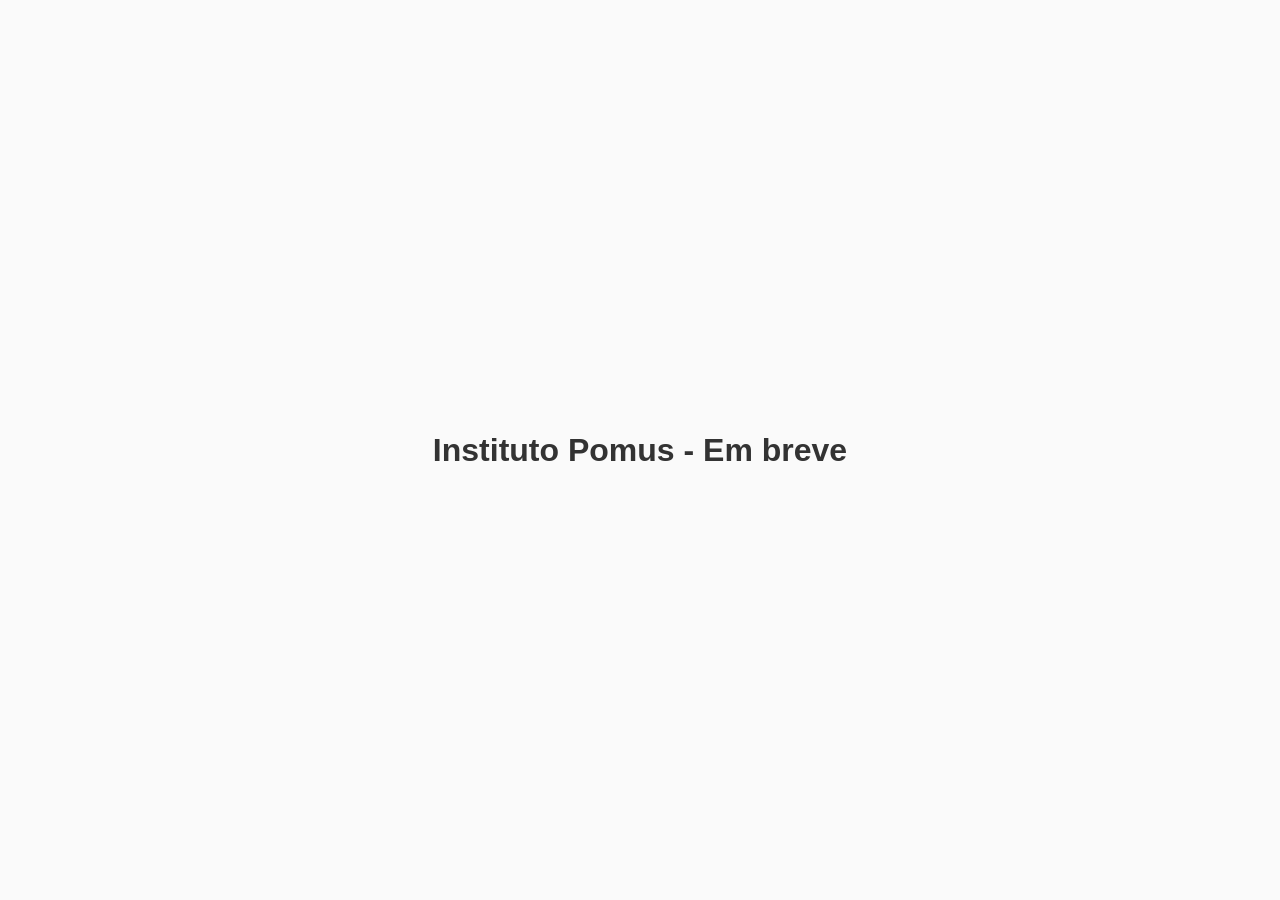
<file: index.html>
<!DOCTYPE html><html lang="pt-BR"><head><meta charset="UTF-8"><title>Instituto Pomus</title><style>body{display:flex;justify-content:center;align-items:center;height:100vh;margin:0;font-family:sans-serif;background-color:#fafafa;color:#333;}</style></head><body><h1>Instituto Pomus - Em breve</h1></body></html>
</file>
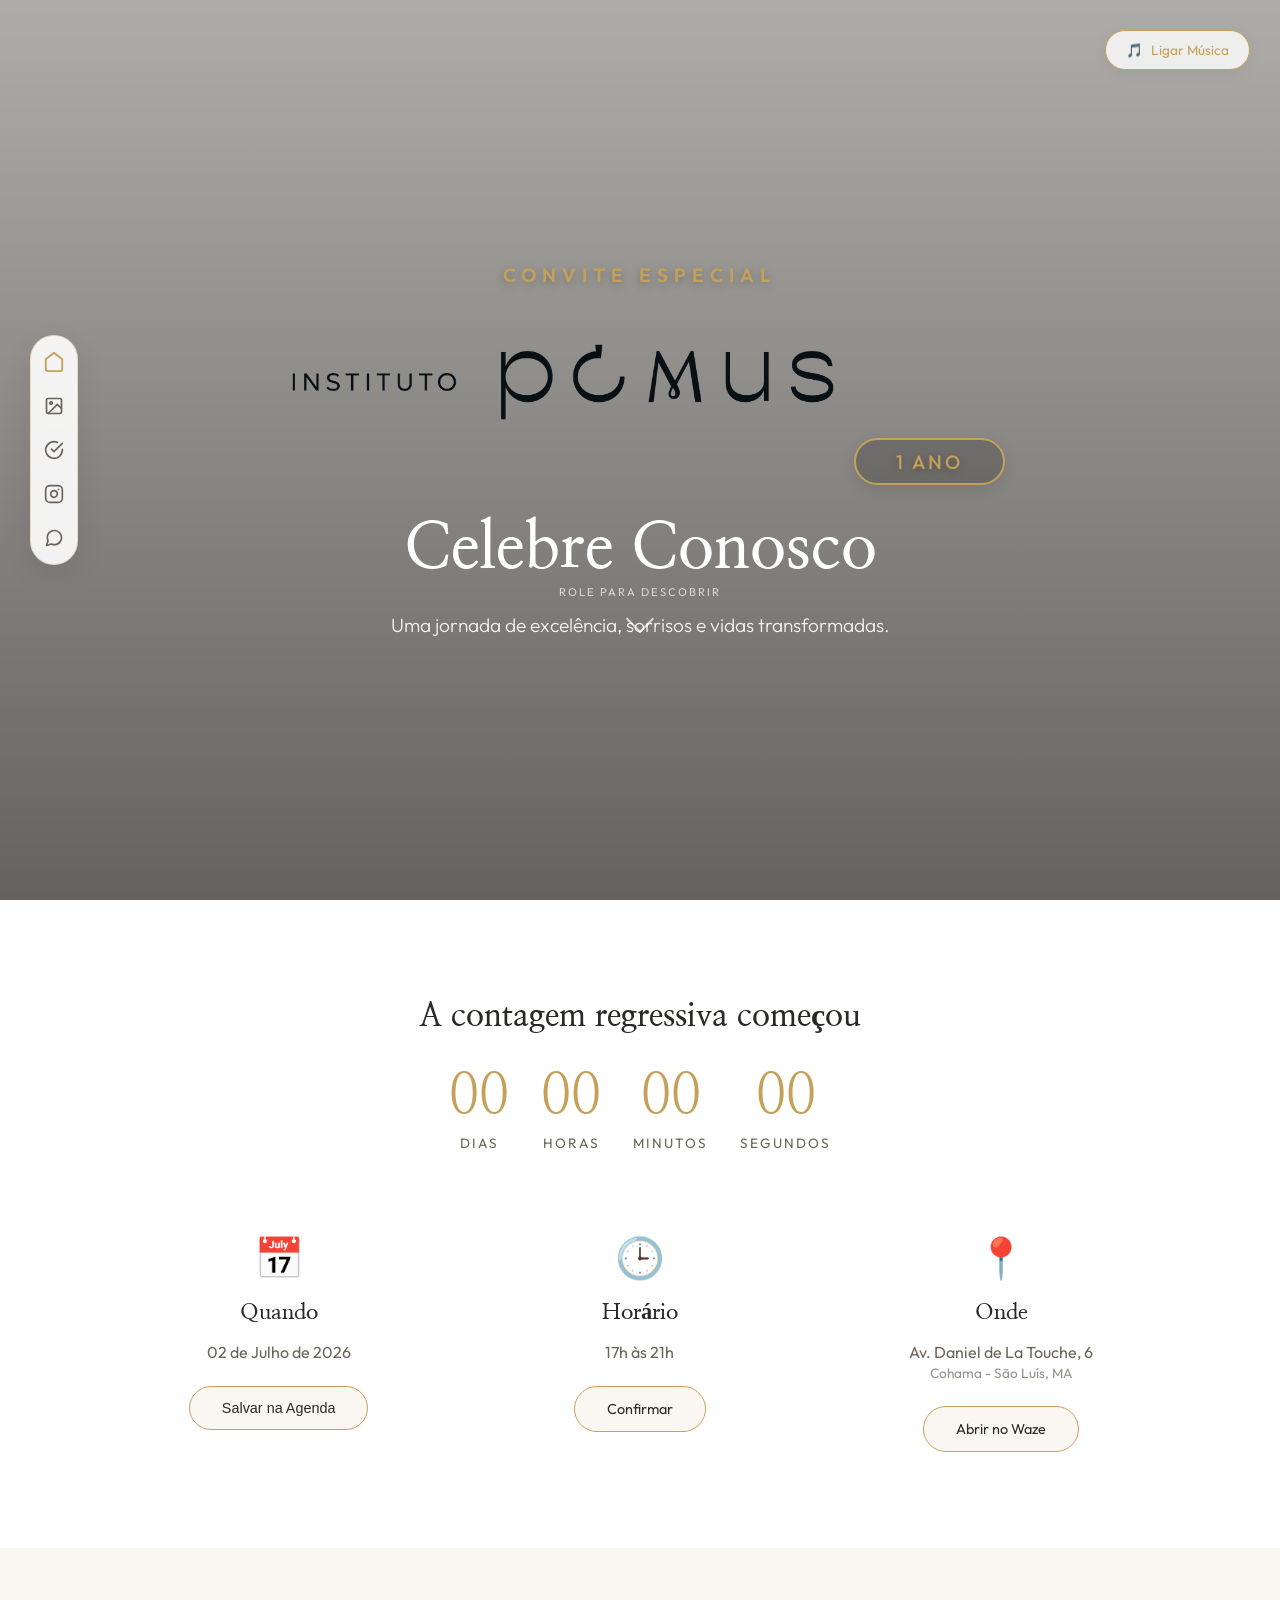
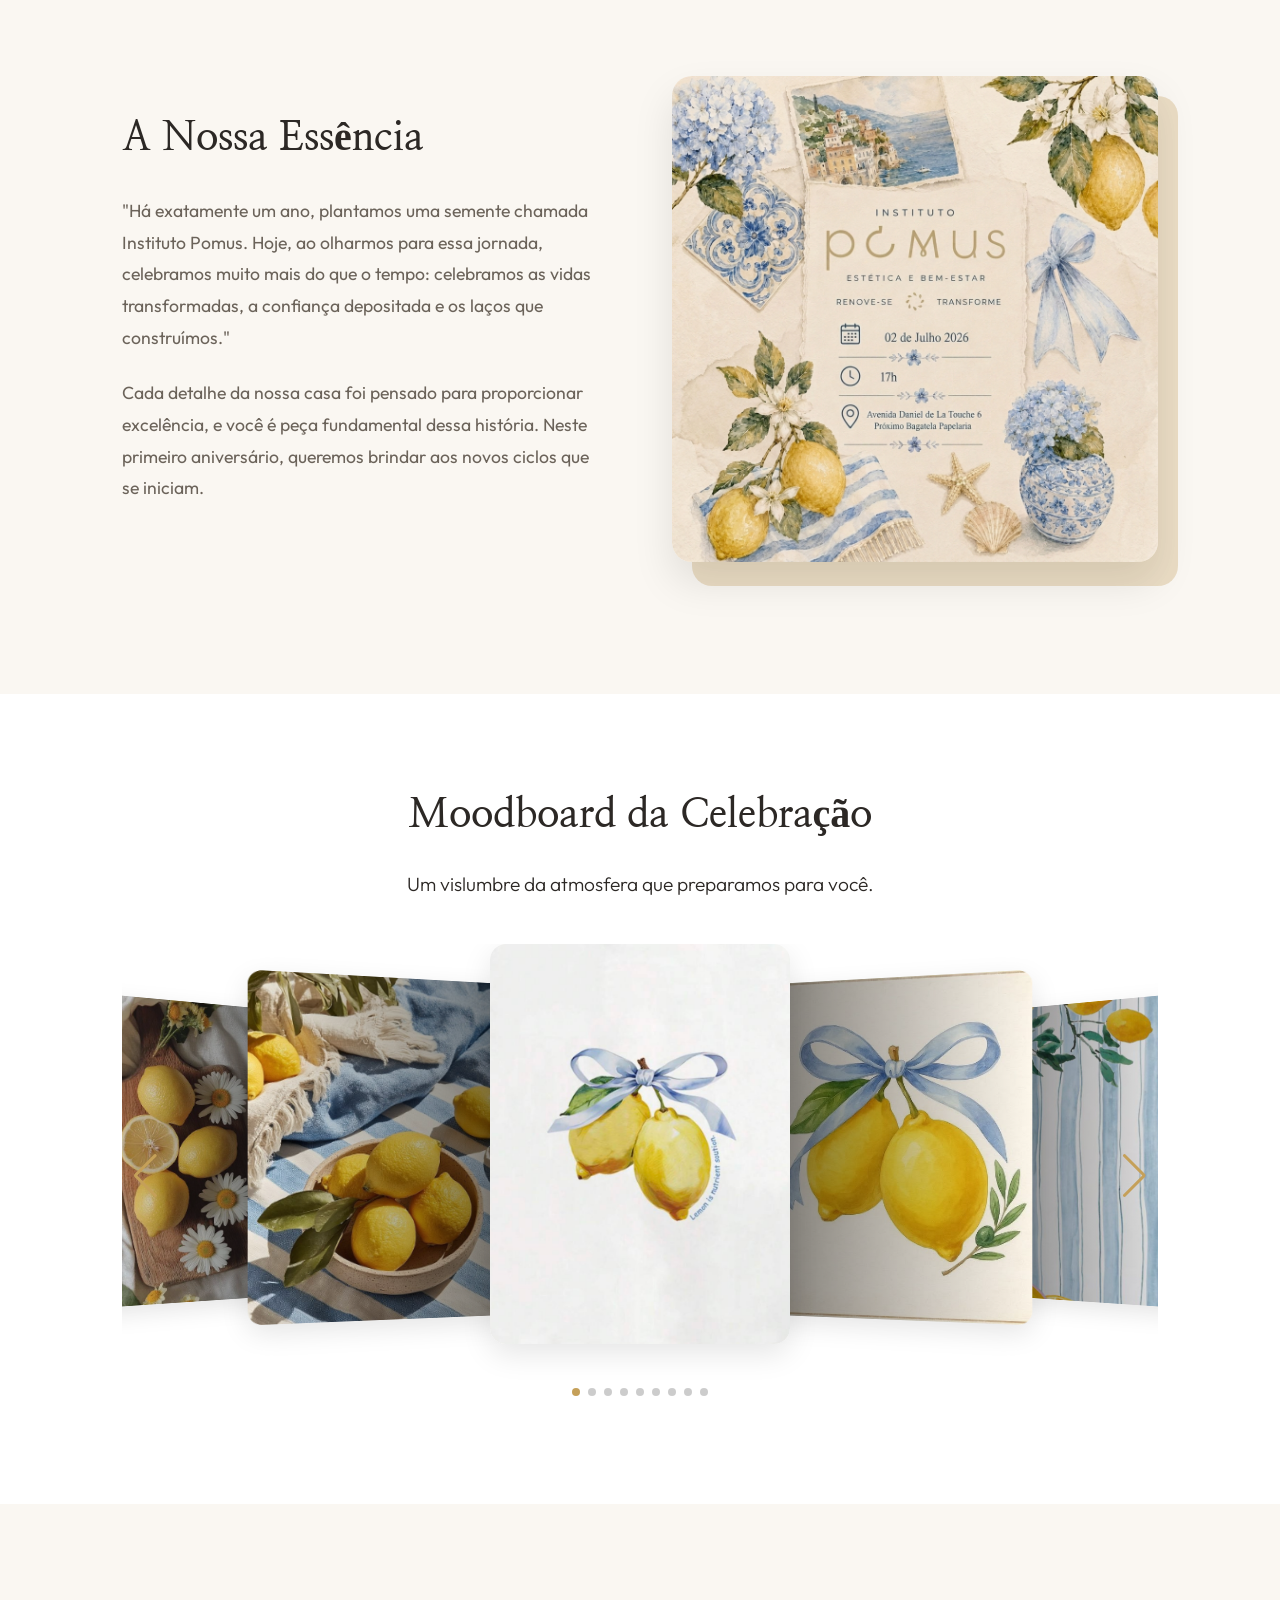
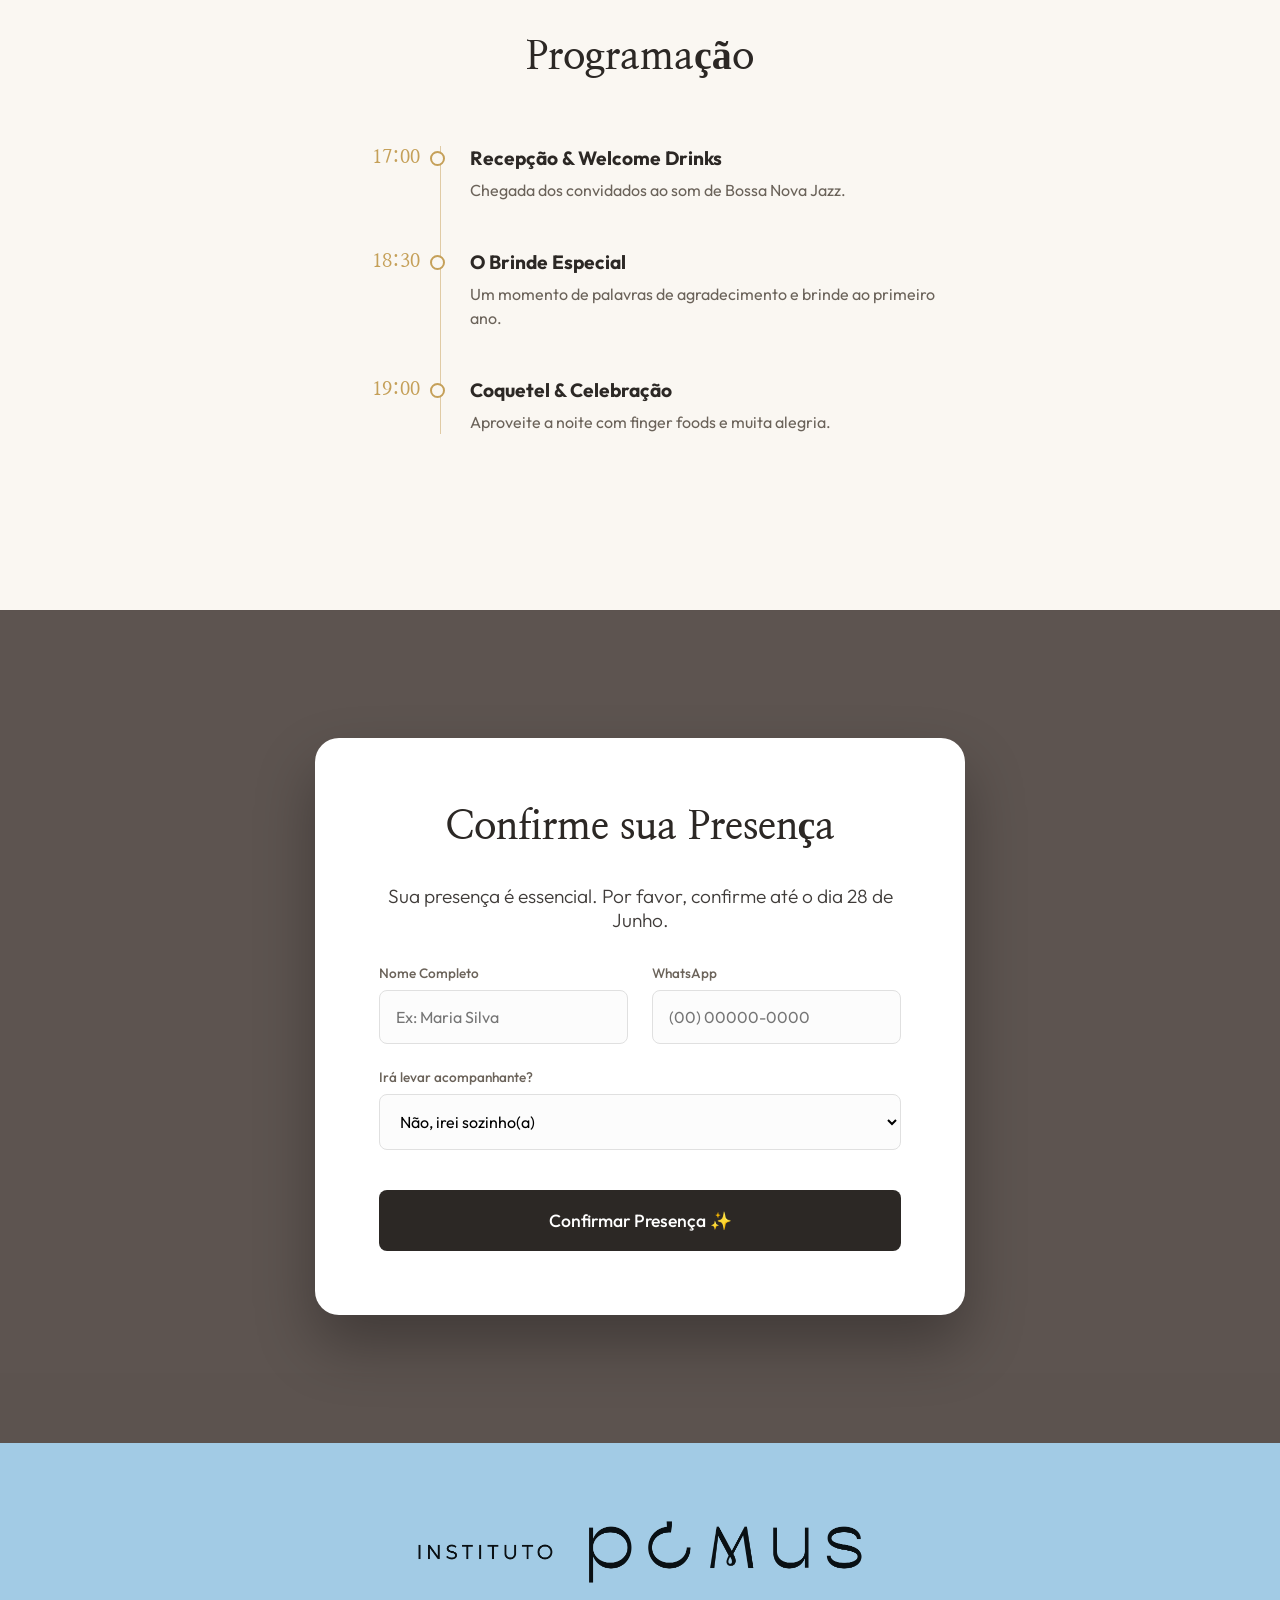
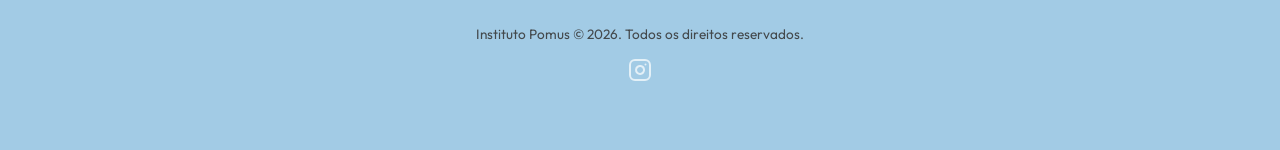
<file: convite/index.html>
<!DOCTYPE html>
<html lang="pt-BR">
<head>
    <meta charset="UTF-8">
    <meta name="viewport" content="width=device-width, initial-scale=1.0">
    <title>1 Ano - Instituto Pomus | Celebração</title>
    
    <!-- Google Fonts -->
    <link rel="preconnect" href="https://fonts.googleapis.com">
    <link rel="preconnect" href="https://fonts.gstatic.com" crossorigin>
    <link href="https://fonts.googleapis.com/css2?family=Nanum+Myeongjo:wght@400;700;800&family=Outfit:wght@300;400;500;600&display=swap" rel="stylesheet">
    
    <!-- AOS CSS (Animações) -->
    <link href="https://unpkg.com/aos@2.3.1/dist/aos.css" rel="stylesheet">
    
    <!-- Swiper CSS (Carrossel) -->
    <link rel="stylesheet" href="https://cdn.jsdelivr.net/npm/swiper@10/swiper-bundle.min.css"/>
    
    <!-- Estilos Customizados -->
    <link rel="stylesheet" href="styles.css">
</head>
<body>
    
    <!-- Audio Player Nativo (Sem bloqueios de iframe) -->
    <audio id="bg-audio" loop>
        <!-- Faixa de Bossa Jazz Instrumental: Piano Suave e Relaxante -->
        <source src="https://archive.org/download/instrumental-organ-bossa-nova/bossa-nova-piano-instrumental-brasil-5732.mp3" type="audio/mpeg">
    </audio>

    <!-- Floating Music Button -->
    <button id="music-btn" class="music-btn">
        <span class="music-icon">🎵</span> Ligar Música
    </button>

    <!-- Floating Navigation Bar -->
    <nav class="floating-nav">
        <a href="#hero" class="nav-link"><svg viewBox="0 0 24 24" fill="none" stroke="currentColor" stroke-width="2" stroke-linecap="round" stroke-linejoin="round"><path d="M3 9l9-7 9 7v11a2 2 0 0 1-2 2H5a2 2 0 0 1-2-2z"></path></svg></a>
        <a href="#gallery" class="nav-link"><svg viewBox="0 0 24 24" fill="none" stroke="currentColor" stroke-width="2" stroke-linecap="round" stroke-linejoin="round"><rect x="3" y="3" width="18" height="18" rx="2" ry="2"></rect><circle cx="8.5" cy="8.5" r="1.5"></circle><polyline points="21 15 16 10 5 21"></polyline></svg></a>
        <a href="#rsvp" class="nav-link highlight"><svg viewBox="0 0 24 24" fill="none" stroke="currentColor" stroke-width="2" stroke-linecap="round" stroke-linejoin="round"><path d="M22 11.08V12a10 10 0 1 1-5.93-9.14"></path><polyline points="22 4 12 14.01 9 11.01"></polyline></svg></a>
        <a href="https://instagram.com/institutopomus" target="_blank" class="nav-link" title="Nosso Instagram"><svg viewBox="0 0 24 24" fill="none" stroke="currentColor" stroke-width="2" stroke-linecap="round" stroke-linejoin="round"><rect x="2" y="2" width="20" height="20" rx="5" ry="5"></rect><path d="M16 11.37A4 4 0 1 1 12.63 8 4 4 0 0 1 16 11.37z"></path><line x1="17.5" y1="6.5" x2="17.51" y2="6.5"></line></svg></a>
        <a href="https://wa.me/5598984633233?text=Olá,%20tenho%20uma%20dúvida%20sobre%20o%20evento%20de%201%20ano!" target="_blank" class="nav-link"><svg viewBox="0 0 24 24" fill="none" stroke="currentColor" stroke-width="2" stroke-linecap="round" stroke-linejoin="round"><path d="M21 11.5a8.38 8.38 0 0 1-.9 3.8 8.5 8.5 0 0 1-7.6 4.7 8.38 8.38 0 0 1-3.8-.9L3 21l1.9-5.7a8.38 8.38 0 0 1-.9-3.8 8.5 8.5 0 0 1 4.7-7.6 8.38 8.38 0 0 1 3.8-.9h.5a8.48 8.48 0 0 1 8 8v.5z"></path></svg></a>
    </nav>

    <!-- SECTION: HERO -->
    <section id="hero" class="hero-section">
        <div class="hero-bg-slider">
            <div class="slide slide-1" style="background-image: url('assets/identidade.jpg')"></div>
            <div class="slide slide-2" style="background-image: url('assets/gallery/amalfi_bg.jpg')"></div>
            <div class="slide slide-3" style="background-image: url('assets/gallery/Lamai.jpg')"></div>
            <div class="overlay"></div>
        </div>
        
        <div class="hero-content" data-aos="fade-up" data-aos-duration="1500">
            <p class="pre-title">CONVITE ESPECIAL</p>
            <img src="assets/logo-transparent.png" alt="Instituto Pomus" class="hero-logo">
            <div class="badge">1 ANO</div>
            <h1 class="main-title">Celebre Conosco</h1>
            <p class="subtitle">Uma jornada de excelência, sorrisos e vidas transformadas.</p>
            
            <div class="scroll-indicator">
                <span>Role para descobrir</span>
                <div class="arrow"></div>
            </div>
        </div>
    </section>

    <!-- SECTION: COUNTDOWN & DETAILS -->
    <section class="details-section">
        <div class="container">
            <div class="countdown-wrapper" data-aos="zoom-in" data-aos-duration="1000">
                <h2>A contagem regressiva começou</h2>
                <div id="countdown" class="countdown">
                    <div class="time-box"><span id="days">00</span><p>Dias</p></div>
                    <div class="time-box"><span id="hours">00</span><p>Horas</p></div>
                    <div class="time-box"><span id="minutes">00</span><p>Minutos</p></div>
                    <div class="time-box"><span id="seconds">00</span><p>Segundos</p></div>
                </div>
            </div>

            <div class="event-info" data-aos="fade-up" data-aos-duration="1000" data-aos-delay="200">
                <div class="info-card">
                    <span class="icon">📅</span>
                    <h3>Quando</h3>
                    <p>02 de Julho de 2026</p>
                    <button class="action-link" id="btn-calendar">Salvar na Agenda</button>
                </div>
                <div class="info-card">
                    <span class="icon">🕒</span>
                    <h3>Horário</h3>
                    <p>17h às 21h</p>
                    <a href="#rsvp" class="action-link">Confirmar</a>
                </div>
                <div class="info-card">
                    <span class="icon">📍</span>
                    <h3>Onde</h3>
                    <p>Av. Daniel de La Touche, 6<br><span class="small-text">Cohama - São Luís, MA</span></p>
                    <a href="https://waze.com/ul?q=Avenida+Daniel+de+La+Touche,+6,+Cohama,+MA" target="_blank" class="action-link">Abrir no Waze</a>
                </div>
            </div>
        </div>
    </section>

    <!-- SECTION: OUR STORY -->
    <section class="story-section" id="story">
        <div class="container">
            <div class="story-grid">
                <div class="story-text" data-aos="fade-right" data-aos-duration="1000">
                    <h2 class="section-title">A Nossa Essência</h2>
                    <p>"Há exatamente um ano, plantamos uma semente chamada Instituto Pomus. Hoje, ao olharmos para essa jornada, celebramos muito mais do que o tempo: celebramos as vidas transformadas, a confiança depositada e os laços que construímos."</p>
                    <p>Cada detalhe da nossa casa foi pensado para proporcionar excelência, e você é peça fundamental dessa história. Neste primeiro aniversário, queremos brindar aos novos ciclos que se iniciam.</p>
                </div>
                <div class="story-image" data-aos="fade-left" data-aos-duration="1000">
                    <img src="assets/convite1.png" alt="Amalfi Limões Estética" class="aesthetic-img">
                    <div class="img-backdrop"></div>
                </div>
            </div>
        </div>
    </section>

    <!-- SECTION: GALLERY (CARROSSEL) -->
    <section class="gallery-section" id="gallery">
        <div class="container">
            <h2 class="section-title text-center" data-aos="fade-up">Moodboard da Celebração</h2>
            <p class="text-center subtitle" data-aos="fade-up" data-aos-delay="100">Um vislumbre da atmosfera que preparamos para você.</p>
            
            <div class="swiper gallery-slider" data-aos="zoom-in" data-aos-delay="200" data-aos-duration="1200">
                <div class="swiper-wrapper">
                    <div class="swiper-slide"><img src="assets/gallery/11.jpg" alt="Galeria"></div>
                    <div class="swiper-slide"><img src="assets/gallery/12.jpg" alt="Galeria"></div>
                    <div class="swiper-slide"><img src="assets/gallery/13.jpg" alt="Galeria"></div>
                    <div class="swiper-slide"><img src="assets/gallery/14.jpg" alt="Galeria"></div>
                    <div class="swiper-slide"><img src="assets/gallery/15.jpg" alt="Galeria"></div>
                    <div class="swiper-slide"><img src="assets/gallery/16.jpg" alt="Galeria"></div>
                    <div class="swiper-slide"><img src="assets/gallery/17.jpg" alt="Galeria"></div>
                    <div class="swiper-slide"><img src="assets/gallery/18.jpg" alt="Galeria"></div>
                    <div class="swiper-slide"><img src="assets/gallery/Lamai.jpg" alt="Galeria"></div>
                </div>
                <div class="swiper-pagination"></div>
                <div class="swiper-button-prev"></div>
                <div class="swiper-button-next"></div>
            </div>
        </div>
    </section>

    <!-- SECTION: TIMELINE -->
    <section class="timeline-section">
        <div class="container">
            <h2 class="section-title text-center" data-aos="fade-up">Programação</h2>
            <div class="timeline">
                <div class="timeline-item" data-aos="fade-up" data-aos-delay="100">
                    <div class="time">17:00</div>
                    <div class="content">
                        <h4>Recepção & Welcome Drinks</h4>
                        <p>Chegada dos convidados ao som de Bossa Nova Jazz.</p>
                    </div>
                </div>
                <div class="timeline-item" data-aos="fade-up" data-aos-delay="200">
                    <div class="time">18:30</div>
                    <div class="content">
                        <h4>O Brinde Especial</h4>
                        <p>Um momento de palavras de agradecimento e brinde ao primeiro ano.</p>
                    </div>
                </div>
                <div class="timeline-item" data-aos="fade-up" data-aos-delay="300">
                    <div class="time">19:00</div>
                    <div class="content">
                        <h4>Coquetel & Celebração</h4>
                        <p>Aproveite a noite com finger foods e muita alegria.</p>
                    </div>
                </div>
            </div>
        </div>
    </section>

    <!-- SECTION: RSVP -->
    <section class="rsvp-section" id="rsvp">
        <div class="container">
            <div class="rsvp-card" data-aos="zoom-in-up" data-aos-duration="1200">
                <div id="rsvp-container">
                    <h2 class="section-title text-center">Confirme sua Presença</h2>
                    <p class="text-center subtitle">Sua presença é essencial. Por favor, confirme até o dia 28 de Junho.</p>
                    
                    <form id="rsvp-form" class="rsvp-form mt-4">
                        <div class="input-row">
                            <div class="input-group">
                                <label for="name">Nome Completo</label>
                                <input type="text" id="name" name="name" required placeholder="Ex: Maria Silva">
                            </div>
                            <div class="input-group">
                                <label for="whatsapp">WhatsApp</label>
                                <input type="tel" id="whatsapp" name="whatsapp" required placeholder="(00) 00000-0000">
                            </div>
                        </div>
                        <div class="input-group">
                            <label for="companions">Irá levar acompanhante?</label>
                            <select id="companions" name="companions">
                                <option value="0">Não, irei sozinho(a)</option>
                                <option value="1">Sim, 1 acompanhante</option>
                            </select>
                        </div>
                        
                        <button type="submit" class="submit-btn full-width mt-2">
                            <span class="btn-text">Confirmar Presença ✨</span>
                        </button>
                    </form>

                    <div id="success-message" class="success-message hidden">
                        <div class="success-icon">🥂</div>
                        <h3 class="section-title">Presença Confirmada!</h3>
                        <p>Que alegria! Mal podemos esperar para celebrar este marco incrível com você.</p>
                    </div>
                </div>
            </div>
        </div>
    </section>

    <!-- FOOTER -->
    <footer class="footer">
        <div class="container text-center">
            <img src="assets/logo-transparent.png" alt="Instituto Pomus" class="footer-logo">
            <p>Instituto Pomus © 2026. Todos os direitos reservados.</p>
            <a href="https://instagram.com/institutopomus" target="_blank" style="color: rgba(255,255,255,0.7); display: inline-block; margin-top: 15px;">
                <svg viewBox="0 0 24 24" width="24" height="24" fill="none" stroke="currentColor" stroke-width="2" stroke-linecap="round" stroke-linejoin="round"><rect x="2" y="2" width="20" height="20" rx="5" ry="5"></rect><path d="M16 11.37A4 4 0 1 1 12.63 8 4 4 0 0 1 16 11.37z"></path><line x1="17.5" y1="6.5" x2="17.51" y2="6.5"></line></svg>
            </a>
        </div>
    </footer>

    <!-- Scripts -->
    <!-- AOS JS -->
    <script src="https://unpkg.com/aos@2.3.1/dist/aos.js"></script>
    <!-- Swiper JS -->
    <script src="https://cdn.jsdelivr.net/npm/swiper@10/swiper-bundle.min.js"></script>
    <!-- Custom JS -->
    <script src="script.js"></script>
</body>
</html>
</file>
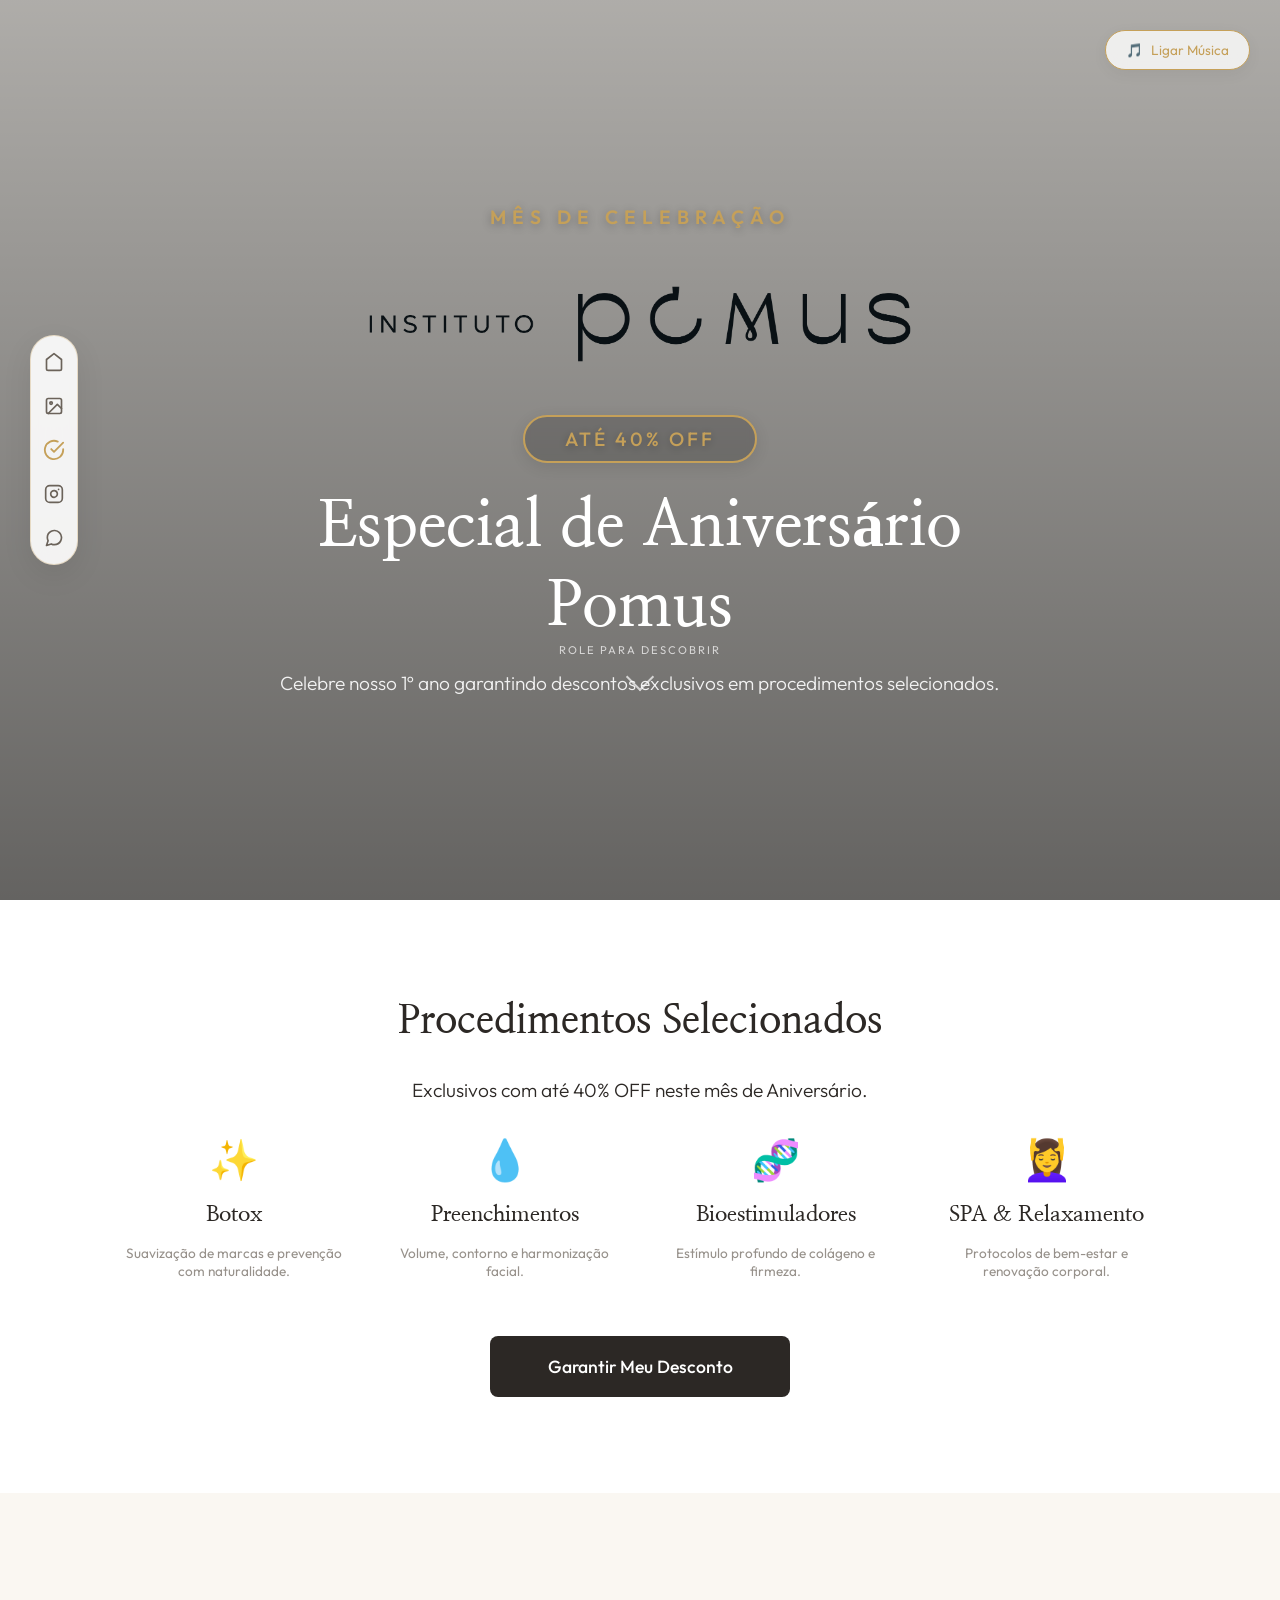
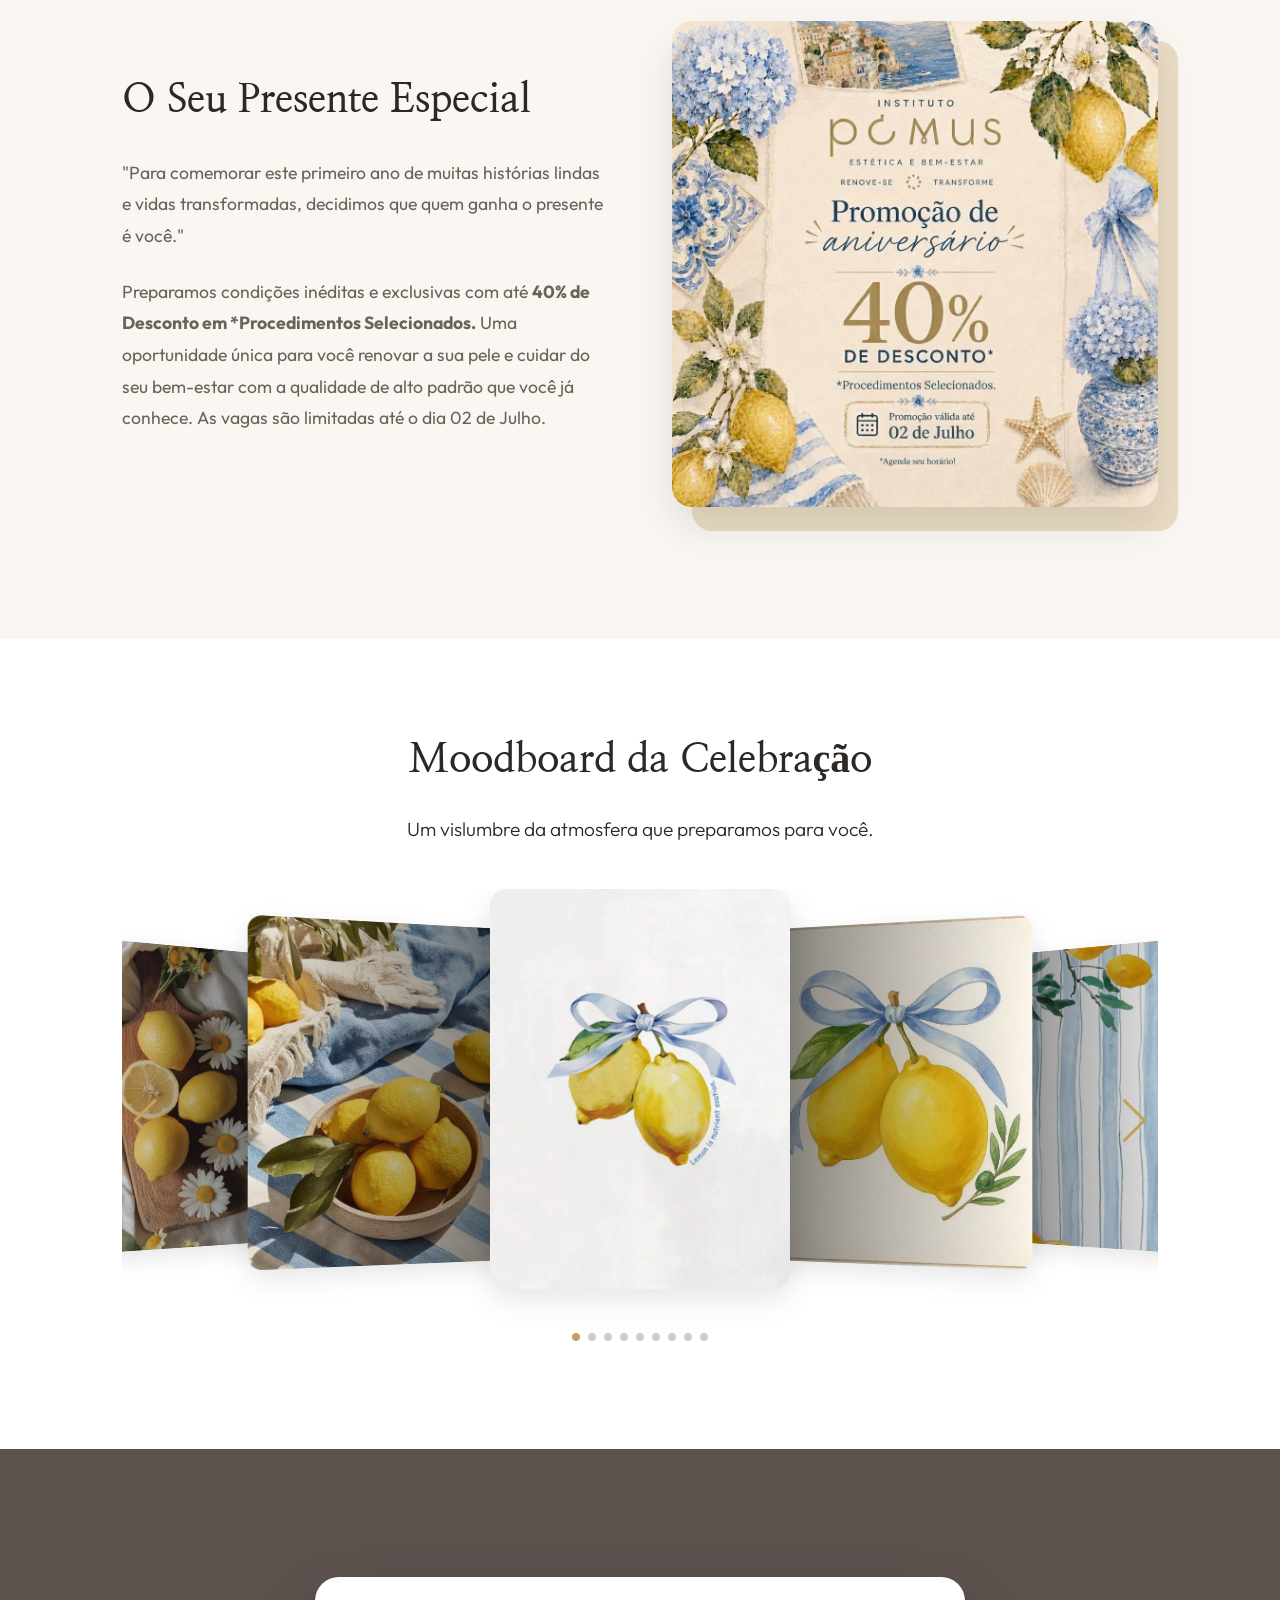
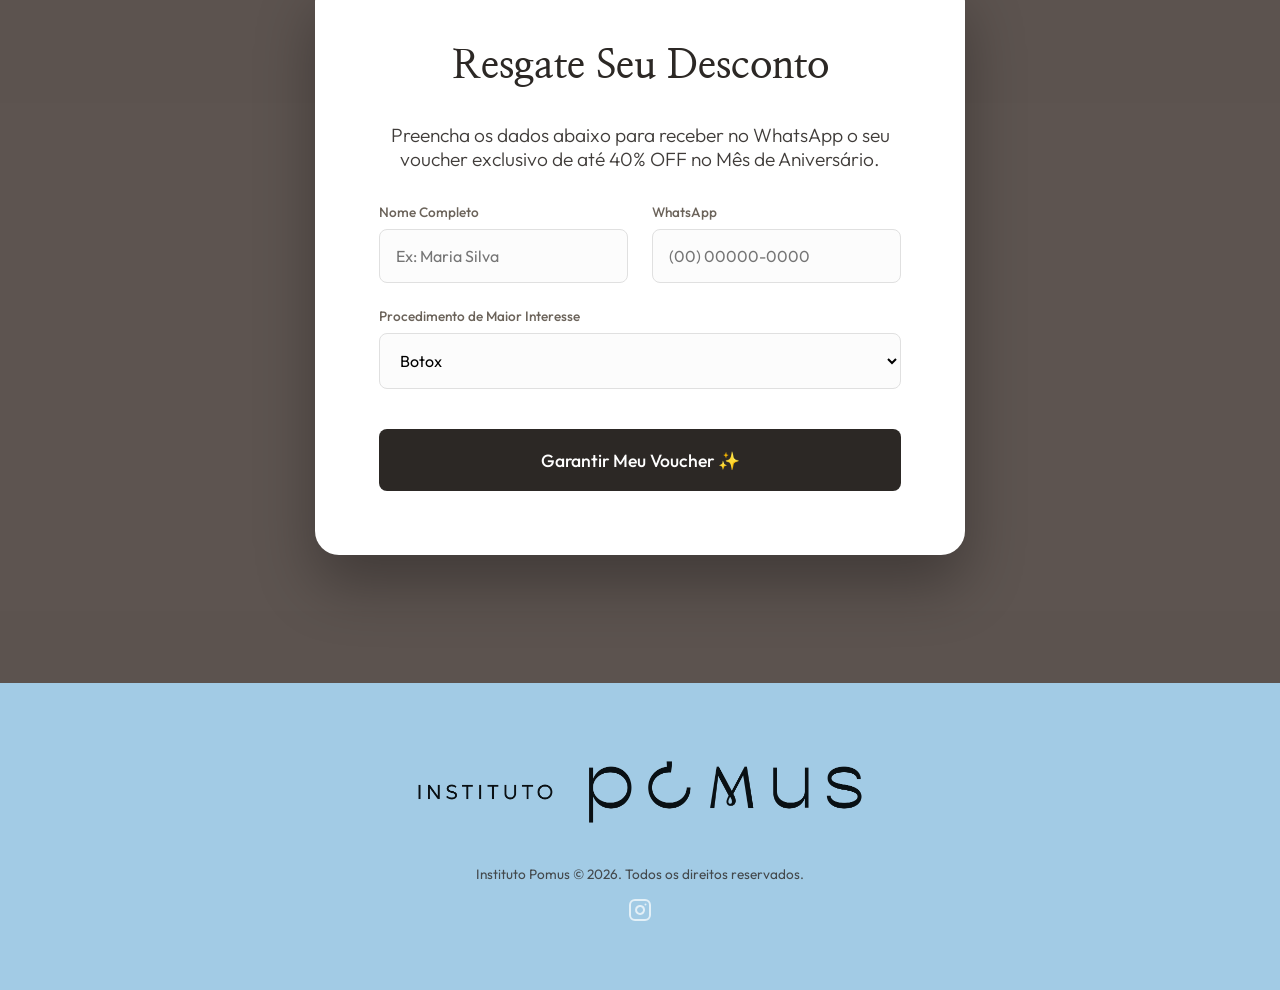
<file: desconto/index.html>
<!DOCTYPE html>
<html lang="pt-BR">
<head>
    <meta charset="UTF-8">
    <meta name="viewport" content="width=device-width, initial-scale=1.0">
    <title>1 Ano - Instituto Pomus | Celebração</title>
    
    <!-- Google Fonts -->
    <link rel="preconnect" href="https://fonts.googleapis.com">
    <link rel="preconnect" href="https://fonts.gstatic.com" crossorigin>
    <link href="https://fonts.googleapis.com/css2?family=Nanum+Myeongjo:wght@400;700;800&family=Outfit:wght@300;400;500;600&display=swap" rel="stylesheet">
    
    <!-- AOS CSS (Animações) -->
    <link href="https://unpkg.com/aos@2.3.1/dist/aos.css" rel="stylesheet">
    
    <!-- Swiper CSS (Carrossel) -->
    <link rel="stylesheet" href="https://cdn.jsdelivr.net/npm/swiper@10/swiper-bundle.min.css"/>
    
    <!-- Estilos Customizados -->
    <link rel="stylesheet" href="styles.css">

    <!-- Meta Pixel Code -->
    <script>
    !function(f,b,e,v,n,t,s)
    {if(f.fbq)return;n=f.fbq=function(){n.callMethod?
    n.callMethod.apply(n,arguments):n.queue.push(arguments)};
    if(!f._fbq)f._fbq=n;n.push=n;n.loaded=!0;n.version='2.0';
    n.queue=[];t=b.createElement(e);t.async=!0;
    t.src=v;s=b.getElementsByTagName(e)[0];
    s.parentNode.insertBefore(t,s)}(window, document,'script',
    'https://connect.facebook.net/en_US/fbevents.js');
    fbq('init', '1570871267333159');
    fbq('track', 'PageView');
    </script>
    <noscript><img height="1" width="1" style="display:none"
    src="https://www.facebook.com/tr?id=1570871267333159&ev=PageView&noscript=1"
    /></noscript>
    <!-- End Meta Pixel Code -->
</head>
<body>
    
    <!-- Audio Player Nativo (Sem bloqueios de iframe) -->
    <audio id="bg-audio" loop>
        <!-- Faixa de Bossa Jazz Instrumental: Piano Suave e Relaxante -->
        <source src="https://archive.org/download/instrumental-organ-bossa-nova/bossa-nova-piano-instrumental-brasil-5732.mp3" type="audio/mpeg">
    </audio>

    <!-- Floating Music Button -->
    <button id="music-btn" class="music-btn">
        <span class="music-icon">🎵</span> Ligar Música
    </button>

    <!-- Floating Navigation Bar -->
    <nav class="floating-nav">
        <a href="#hero" class="nav-link"><svg viewBox="0 0 24 24" fill="none" stroke="currentColor" stroke-width="2" stroke-linecap="round" stroke-linejoin="round"><path d="M3 9l9-7 9 7v11a2 2 0 0 1-2 2H5a2 2 0 0 1-2-2z"></path></svg></a>
        <a href="#gallery" class="nav-link"><svg viewBox="0 0 24 24" fill="none" stroke="currentColor" stroke-width="2" stroke-linecap="round" stroke-linejoin="round"><rect x="3" y="3" width="18" height="18" rx="2" ry="2"></rect><circle cx="8.5" cy="8.5" r="1.5"></circle><polyline points="21 15 16 10 5 21"></polyline></svg></a>
        <a href="#rsvp" class="nav-link highlight"><svg viewBox="0 0 24 24" fill="none" stroke="currentColor" stroke-width="2" stroke-linecap="round" stroke-linejoin="round"><path d="M22 11.08V12a10 10 0 1 1-5.93-9.14"></path><polyline points="22 4 12 14.01 9 11.01"></polyline></svg></a>
        <a href="https://instagram.com/institutopomus" target="_blank" class="nav-link" title="Nosso Instagram"><svg viewBox="0 0 24 24" fill="none" stroke="currentColor" stroke-width="2" stroke-linecap="round" stroke-linejoin="round"><rect x="2" y="2" width="20" height="20" rx="5" ry="5"></rect><path d="M16 11.37A4 4 0 1 1 12.63 8 4 4 0 0 1 16 11.37z"></path><line x1="17.5" y1="6.5" x2="17.51" y2="6.5"></line></svg></a>
        <a href="https://wa.me/5598984633233?text=Olá,%20tenho%20uma%20dúvida%20sobre%20o%20evento%20de%201%20ano!" target="_blank" class="nav-link"><svg viewBox="0 0 24 24" fill="none" stroke="currentColor" stroke-width="2" stroke-linecap="round" stroke-linejoin="round"><path d="M21 11.5a8.38 8.38 0 0 1-.9 3.8 8.5 8.5 0 0 1-7.6 4.7 8.38 8.38 0 0 1-3.8-.9L3 21l1.9-5.7a8.38 8.38 0 0 1-.9-3.8 8.5 8.5 0 0 1 4.7-7.6 8.38 8.38 0 0 1 3.8-.9h.5a8.48 8.48 0 0 1 8 8v.5z"></path></svg></a>
    </nav>

    <!-- SECTION: HERO -->
    <section id="hero" class="hero-section">
        <div class="hero-bg-slider">
            <div class="slide slide-1" style="background-image: url('assets/identidade.jpg')"></div>
            <div class="slide slide-2" style="background-image: url('assets/gallery/amalfi_bg.jpg')"></div>
            <div class="slide slide-3" style="background-image: url('assets/gallery/Lamai.jpg')"></div>
            <div class="overlay"></div>
        </div>
        
        <div class="hero-content" data-aos="fade-up" data-aos-duration="1500">
            <p class="pre-title">MÊS DE CELEBRAÇÃO</p>
            <img src="assets/logo-transparent.png" alt="Instituto Pomus" class="hero-logo">
            <div class="badge">ATÉ 40% OFF</div>
            <h1 class="main-title">Especial de Aniversário Pomus</h1>
            <p class="subtitle">Celebre nosso 1º ano garantindo descontos exclusivos em procedimentos selecionados.</p>
            
            <div class="scroll-indicator">
                <span>Role para descobrir</span>
                <div class="arrow"></div>
            </div>
        </div>
    </section>

    <!-- SECTION: PROMO SERVICES -->
    <section class="details-section" id="promo-services">
        <div class="container">
            <h2 class="section-title text-center" data-aos="fade-up">Procedimentos Selecionados</h2>
            <p class="text-center subtitle" data-aos="fade-up" data-aos-delay="100">Exclusivos com até 40% OFF neste mês de Aniversário.</p>
            
            <div class="event-info mt-4" data-aos="fade-up" data-aos-duration="1000" data-aos-delay="200" style="grid-template-columns: repeat(auto-fit, minmax(200px, 1fr));">
                <div class="info-card">
                    <span class="icon">✨</span>
                    <h3>Botox</h3>
                    <p class="small-text">Suavização de marcas e prevenção com naturalidade.</p>
                </div>
                <div class="info-card">
                    <span class="icon">💧</span>
                    <h3>Preenchimentos</h3>
                    <p class="small-text">Volume, contorno e harmonização facial.</p>
                </div>
                <div class="info-card">
                    <span class="icon">🧬</span>
                    <h3>Bioestimuladores</h3>
                    <p class="small-text">Estímulo profundo de colágeno e firmeza.</p>
                </div>
                <div class="info-card">
                    <span class="icon">💆‍♀️</span>
                    <h3>SPA & Relaxamento</h3>
                    <p class="small-text">Protocolos de bem-estar e renovação corporal.</p>
                </div>
            </div>
            <div class="text-center mt-4">
                 <a href="#rsvp" class="submit-btn" style="display:inline-block; max-width: 300px; text-decoration: none;">Garantir Meu Desconto</a>
            </div>
        </div>
    </section>

    <!-- SECTION: PROMO POSTER & TEXT -->
    <section class="story-section" id="story">
        <div class="container">
            <div class="story-grid">
                <div class="story-text" data-aos="fade-right" data-aos-duration="1000">
                    <h2 class="section-title">O Seu Presente Especial</h2>
                    <p>"Para comemorar este primeiro ano de muitas histórias lindas e vidas transformadas, decidimos que quem ganha o presente é você."</p>
                    <p>Preparamos condições inéditas e exclusivas com até <strong>40% de Desconto em *Procedimentos Selecionados.</strong> Uma oportunidade única para você renovar a sua pele e cuidar do seu bem-estar com a qualidade de alto padrão que você já conhece. As vagas são limitadas até o dia 02 de Julho.</p>
                </div>
                <div class="story-image" data-aos="fade-left" data-aos-duration="1000">
                    <img src="assets/promo-poster.png" alt="Pôster Promoção de Aniversário 40% OFF" class="aesthetic-img">
                    <div class="img-backdrop"></div>
                </div>
            </div>
        </div>
    </section>

    <!-- SECTION: GALLERY (CARROSSEL) -->
    <section class="gallery-section" id="gallery">
        <div class="container">
            <h2 class="section-title text-center" data-aos="fade-up">Moodboard da Celebração</h2>
            <p class="text-center subtitle" data-aos="fade-up" data-aos-delay="100">Um vislumbre da atmosfera que preparamos para você.</p>
            
            <div class="swiper gallery-slider" data-aos="zoom-in" data-aos-delay="200" data-aos-duration="1200">
                <div class="swiper-wrapper">
                    <div class="swiper-slide"><img src="assets/gallery/11.jpg" alt="Galeria"></div>
                    <div class="swiper-slide"><img src="assets/gallery/12.jpg" alt="Galeria"></div>
                    <div class="swiper-slide"><img src="assets/gallery/13.jpg" alt="Galeria"></div>
                    <div class="swiper-slide"><img src="assets/gallery/14.jpg" alt="Galeria"></div>
                    <div class="swiper-slide"><img src="assets/gallery/15.jpg" alt="Galeria"></div>
                    <div class="swiper-slide"><img src="assets/gallery/16.jpg" alt="Galeria"></div>
                    <div class="swiper-slide"><img src="assets/gallery/17.jpg" alt="Galeria"></div>
                    <div class="swiper-slide"><img src="assets/gallery/18.jpg" alt="Galeria"></div>
                    <div class="swiper-slide"><img src="assets/gallery/Lamai.jpg" alt="Galeria"></div>
                </div>
                <div class="swiper-pagination"></div>
                <div class="swiper-button-prev"></div>
                <div class="swiper-button-next"></div>
            </div>
        </div>
    </section>



    <!-- SECTION: VOUCHER -->
    <section class="rsvp-section" id="rsvp">
        <div class="container">
            <div class="rsvp-card" data-aos="zoom-in-up" data-aos-duration="1200">
                <div id="rsvp-container">
                    <h2 class="section-title text-center">Resgate Seu Desconto</h2>
                    <p class="text-center subtitle">Preencha os dados abaixo para receber no WhatsApp o seu voucher exclusivo de até 40% OFF no Mês de Aniversário.</p>
                    
                    <form id="rsvp-form" class="rsvp-form mt-4">
                        <div class="input-row">
                            <div class="input-group">
                                <label for="name">Nome Completo</label>
                                <input type="text" id="name" name="name" required placeholder="Ex: Maria Silva">
                            </div>
                            <div class="input-group">
                                <label for="whatsapp">WhatsApp</label>
                                <input type="tel" id="whatsapp" name="whatsapp" required placeholder="(00) 00000-0000">
                            </div>
                        </div>
                        <div class="input-group">
                            <label for="procedure">Procedimento de Maior Interesse</label>
                            <select id="procedure" name="procedure">
                                <option value="botox">Botox</option>
                                <option value="preenchimento">Preenchimentos Faciais</option>
                                <option value="bioestimulador">Bioestimuladores de Colágeno</option>
                                <option value="spa">SPA & Relaxamento</option>
                                <option value="outros">Quero uma avaliação geral</option>
                            </select>
                        </div>
                        
                        <button type="submit" class="submit-btn full-width mt-2">
                            <span class="btn-text">Garantir Meu Voucher ✨</span>
                        </button>
                    </form>

                    <div id="success-message" class="success-message hidden">
                        <div class="success-icon">🎁</div>
                        <h3 class="section-title">Voucher Garantido!</h3>
                        <p>A nossa equipe entrará em contato pelo seu WhatsApp em instantes com as condições exclusivas do seu desconto. Celebre a sua melhor versão!</p>
                    </div>
                </div>
            </div>
        </div>
    </section>

    <!-- FOOTER -->
    <footer class="footer">
        <div class="container text-center">
            <img src="assets/logo-transparent.png" alt="Instituto Pomus" class="footer-logo">
            <p>Instituto Pomus © 2026. Todos os direitos reservados.</p>
            <a href="https://instagram.com/institutopomus" target="_blank" style="color: rgba(255,255,255,0.7); display: inline-block; margin-top: 15px;">
                <svg viewBox="0 0 24 24" width="24" height="24" fill="none" stroke="currentColor" stroke-width="2" stroke-linecap="round" stroke-linejoin="round"><rect x="2" y="2" width="20" height="20" rx="5" ry="5"></rect><path d="M16 11.37A4 4 0 1 1 12.63 8 4 4 0 0 1 16 11.37z"></path><line x1="17.5" y1="6.5" x2="17.51" y2="6.5"></line></svg>
            </a>
        </div>
    </footer>

    <!-- Scripts -->
    <!-- AOS JS -->
    <script src="https://unpkg.com/aos@2.3.1/dist/aos.js"></script>
    <!-- Swiper JS -->
    <script src="https://cdn.jsdelivr.net/npm/swiper@10/swiper-bundle.min.js"></script>
    <!-- Custom JS -->
    <script src="script.js"></script>
</body>
</html>
</file>
<file: convite/styles.css>
:root {
    --bg-light: #FAF7F2; /* Tom off-white clarinho quente */
    --bg-dark: #1A1A1A;
    --accent: #C5A059; /* Dourado Pomus */
    --accent-hover: #b38f4d;
    --text-main: #2C2825; /* Marrom ultra escuro */
    --text-muted: #6B635A;
    --card-bg: #FFFFFF;
    --font-heading: 'Nanum Myeongjo', serif;
    --font-body: 'Outfit', sans-serif;
}

html {
    scroll-behavior: smooth;
    overflow-x: hidden;
    width: 100vw;
}

* {
    margin: 0;
    padding: 0;
    box-sizing: border-box;
}

body {
    background-color: var(--bg-light);
    color: var(--text-main);
    font-family: var(--font-body);
    overflow-x: hidden;
    width: 100vw;
}

.container {
    width: 100%;
    max-width: 1100px;
    margin: 0 auto;
    padding: 0 2rem;
}

.text-center { text-align: center; }
.mt-4 { margin-top: 2rem; }
.mt-2 { margin-top: 1rem; }
.full-width { width: 100%; }

/* --- MUSIC BUTTON --- */
.music-btn {
    position: fixed;
    top: 30px;
    right: 30px;
    background: rgba(255, 255, 255, 0.8);
    border: 1px solid var(--accent);
    color: var(--accent);
    padding: 10px 20px;
    border-radius: 50px;
    cursor: pointer;
    z-index: 1000;
    font-family: var(--font-body);
    font-size: 0.85rem;
    backdrop-filter: blur(10px);
    transition: all 0.3s ease;
    display: flex;
    align-items: center;
    gap: 8px;
    box-shadow: 0 4px 15px rgba(0,0,0,0.05);
}

.music-btn:hover {
    background: var(--accent);
    color: #fff;
}

/* --- FLOATING NAV --- */
.floating-nav {
    position: fixed;
    left: 30px;
    top: 50%;
    transform: translateY(-50%);
    background: rgba(255, 255, 255, 0.9);
    backdrop-filter: blur(10px);
    border: 1px solid rgba(197, 160, 89, 0.3);
    border-radius: 50px;
    padding: 1rem 0.8rem;
    display: flex;
    flex-direction: column;
    gap: 1.5rem;
    z-index: 1000;
    box-shadow: 0 10px 30px rgba(0,0,0,0.08);
}

.nav-link {
    color: var(--text-muted);
    transition: all 0.3s ease;
    display: flex;
    align-items: center;
    justify-content: center;
}

.nav-link svg {
    width: 20px;
    height: 20px;
}

.nav-link:hover, .nav-link.highlight {
    color: var(--accent);
    transform: scale(1.1);
}

@media (max-width: 768px) {
    .floating-nav {
        left: 50%;
        top: auto;
        bottom: 20px;
        transform: translateX(-50%);
        flex-direction: row;
        padding: 0.8rem 1.5rem;
        width: max-content;
    }
    .music-btn {
        top: auto;
        bottom: 90px;
        right: 20px;
        padding: 8px 15px;
        font-size: 0.75rem;
    }
}

/* --- HERO SECTION --- */
.hero-section {
    position: relative;
    height: 100vh;
    display: flex;
    align-items: center;
    justify-content: center;
    text-align: center;
    color: #fff; /* Texto branco no Hero */
    overflow: hidden;
}

.hero-bg-slider {
    position: absolute;
    top: 0; left: 0; width: 100%; height: 100%;
    z-index: -1;
}

.hero-bg-slider .slide {
    position: absolute;
    top: 0; left: 0; width: 100%; height: 100%;
    background-size: cover;
    background-position: center;
    opacity: 0;
    animation: fadeAnim 15s infinite;
}

.hero-bg-slider .slide-1 { animation-delay: 0s; }
.hero-bg-slider .slide-2 { animation-delay: 5s; }
.hero-bg-slider .slide-3 { animation-delay: 10s; }

@keyframes fadeAnim {
    0% { opacity: 0; transform: scale(1); }
    15% { opacity: 1; }
    33% { opacity: 1; }
    48% { opacity: 0; transform: scale(1.05); }
    100% { opacity: 0; transform: scale(1.05); }
}

.hero-bg-slider .overlay {
    position: absolute;
    top: 0; left: 0; width: 100%; height: 100%;
    background: linear-gradient(rgba(0,0,0,0.3), rgba(0,0,0,0.6));
}

.hero-content {
    max-width: 800px;
    padding: 2rem;
    z-index: 1;
}

.hero-logo {
    height: 110px;
    margin-bottom: 2rem;
}

.pre-title {
    font-size: 1.2rem;
    letter-spacing: 6px;
    margin-bottom: 2.5rem;
    color: var(--accent);
    font-weight: 600;
    text-transform: uppercase;
    text-shadow: 0 2px 10px rgba(0,0,0,0.3);
}

.badge {
    display: inline-block;
    padding: 0.6rem 2.5rem;
    border: 2px solid var(--accent);
    border-radius: 50px;
    font-size: 1.2rem;
    font-weight: 500;
    letter-spacing: 3px;
    color: var(--accent);
    margin-bottom: 1.5rem;
    text-shadow: 0 2px 10px rgba(0,0,0,0.3);
    box-shadow: 0 4px 15px rgba(0,0,0,0.1);
    background: rgba(0,0,0,0.2); /* Fundo sutil para destacar a borda e o texto */
    backdrop-filter: blur(5px);
}

.main-title {
    font-family: var(--font-heading);
    font-size: 4rem;
    font-weight: 700;
    margin-bottom: 1.5rem;
}

.subtitle {
    font-size: 1.2rem;
    font-weight: 300;
    opacity: 0.9;
}

.scroll-indicator {
    position: absolute;
    bottom: 40px;
    left: 50%;
    transform: translateX(-50%);
    display: flex;
    flex-direction: column;
    align-items: center;
    opacity: 0.7;
    animation: bounce 2s infinite;
}

.scroll-indicator span {
    font-size: 0.7rem;
    letter-spacing: 2px;
    margin-bottom: 10px;
    text-transform: uppercase;
}

.arrow {
    width: 20px;
    height: 20px;
    border-right: 2px solid #fff;
    border-bottom: 2px solid #fff;
    transform: rotate(45deg);
}

@keyframes bounce {
    0%, 20%, 50%, 80%, 100% { transform: translateY(0) translateX(-50%); }
    40% { transform: translateY(-10px) translateX(-50%); }
    60% { transform: translateY(-5px) translateX(-50%); }
}

@media (max-width: 768px) {
    .main-title { font-size: 2.8rem; }
    .hero-logo { height: 45px; }
}

/* --- COUNTDOWN & DETAILS --- */
.details-section {
    padding: 6rem 0;
    background: #fff;
}

.countdown-wrapper {
    text-align: center;
    margin-bottom: 5rem;
}

.countdown-wrapper h2 {
    font-family: var(--font-heading);
    font-size: 2rem;
    margin-bottom: 2rem;
}

.countdown {
    display: flex;
    justify-content: center;
    gap: 2rem;
}

.time-box {
    display: flex;
    flex-direction: column;
    align-items: center;
}

.time-box span {
    font-family: var(--font-heading);
    font-size: 3.5rem;
    color: var(--accent);
    line-height: 1;
}

.time-box p {
    font-size: 0.85rem;
    letter-spacing: 2px;
    text-transform: uppercase;
    color: var(--text-muted);
    margin-top: 10px;
}

.event-info {
    display: grid;
    grid-template-columns: repeat(auto-fit, minmax(250px, 1fr));
    gap: 3rem;
    text-align: center;
}

.info-card .icon {
    font-size: 2.5rem;
    margin-bottom: 1rem;
    display: block;
}

.info-card h3 {
    font-family: var(--font-heading);
    font-size: 1.4rem;
    margin-bottom: 1rem;
}

.info-card p {
    color: var(--text-muted);
    margin-bottom: 1.5rem;
}

.small-text {
    font-size: 0.85rem;
    opacity: 0.7;
}

.action-link {
    display: inline-block;
    padding: 0.8rem 2rem;
    background: var(--bg-light);
    border: 1px solid var(--accent);
    color: var(--text-main);
    text-decoration: none;
    border-radius: 50px;
    font-size: 0.9rem;
    transition: all 0.3s ease;
    cursor: pointer;
}

.action-link:hover {
    background: var(--accent);
    color: #fff;
}

/* --- STORY SECTION --- */
.story-section {
    padding: 8rem 0;
    background: var(--bg-light);
}

.story-grid {
    display: grid;
    grid-template-columns: 1fr 1fr;
    gap: 4rem;
    align-items: center;
}

.section-title {
    font-family: var(--font-heading);
    font-size: 2.5rem;
    margin-bottom: 2rem;
    color: var(--text-main);
}

.story-text p {
    color: var(--text-muted);
    font-size: 1.1rem;
    line-height: 1.8;
    margin-bottom: 1.5rem;
}

.story-image {
    position: relative;
}

.aesthetic-img {
    width: 100%;
    border-radius: 20px;
    position: relative;
    z-index: 2;
    box-shadow: 0 20px 40px rgba(0,0,0,0.1);
}

.img-backdrop {
    position: absolute;
    top: 20px;
    left: 20px;
    width: 100%;
    height: 100%;
    background: var(--accent);
    border-radius: 20px;
    z-index: 1;
    opacity: 0.3;
}

@media (max-width: 768px) {
    .story-grid { grid-template-columns: 1fr; }
    .countdown { gap: 1rem; }
    .time-box span { font-size: 2.5rem; }
}

/* --- GALLERY SECTION --- */
.gallery-section {
    padding: 6rem 0;
    background: #fff;
}

.gallery-slider {
    margin-top: 3rem;
    padding-bottom: 4rem !important;
}

.swiper-slide {
    width: 300px;
    height: 400px;
    border-radius: 16px;
    overflow: hidden;
    box-shadow: 0 10px 30px rgba(0,0,0,0.1);
}

.swiper-slide img {
    width: 100%;
    height: 100%;
    object-fit: cover;
}

.swiper-button-next, .swiper-button-prev {
    color: var(--accent) !important;
}

.swiper-pagination-bullet-active {
    background: var(--accent) !important;
}

/* --- TIMELINE SECTION --- */
.timeline-section {
    padding: 8rem 0;
    background: var(--bg-light);
}

.timeline {
    max-width: 600px;
    margin: 4rem auto 0;
    position: relative;
}

.timeline::before {
    content: '';
    position: absolute;
    top: 0; left: 100px;
    width: 1px; height: 100%;
    background: var(--accent);
    opacity: 0.5;
}

.timeline-item {
    display: flex;
    margin-bottom: 3rem;
    position: relative;
}

.timeline-item .time {
    width: 100px;
    font-family: var(--font-heading);
    font-size: 1.2rem;
    font-weight: 700;
    color: var(--accent);
    padding-right: 20px;
    text-align: right;
    position: relative;
}

.timeline-item .time::after {
    content: '';
    position: absolute;
    top: 5px; right: -5px;
    width: 11px; height: 11px;
    background: var(--bg-light);
    border: 2px solid var(--accent);
    border-radius: 50%;
}

.timeline-item .content {
    flex: 1;
    padding-left: 30px;
}

.timeline-item .content h4 {
    font-size: 1.2rem;
    margin-bottom: 0.5rem;
}

.timeline-item .content p {
    color: var(--text-muted);
    line-height: 1.5;
}

/* --- RSVP SECTION --- */
.rsvp-section {
    padding: 8rem 0;
    background: url('assets/identidade.jpg');
    background-size: cover;
    background-position: center;
    background-attachment: fixed;
    position: relative;
}

.rsvp-section::before {
    content: '';
    position: absolute;
    top: 0; left: 0; width: 100%; height: 100%;
    background: rgba(26, 15, 11, 0.7);
}

.rsvp-card {
    background: #fff;
    max-width: 650px;
    margin: 0 auto;
    padding: 4rem;
    border-radius: 24px;
    box-shadow: 0 30px 60px rgba(0,0,0,0.3);
    position: relative;
    z-index: 2;
}

.input-row {
    display: grid;
    grid-template-columns: 1fr 1fr;
    gap: 1.5rem;
}

.input-group {
    display: flex;
    flex-direction: column;
    gap: 0.5rem;
    margin-bottom: 1.5rem;
}

label {
    font-size: 0.85rem;
    color: var(--text-muted);
    font-weight: 500;
}

input, select {
    width: 100%;
    background: #fcfcfc;
    border: 1px solid #e0e0e0;
    border-radius: 8px;
    padding: 1rem;
    font-family: var(--font-body);
    font-size: 1rem;
    outline: none;
    transition: all 0.3s ease;
}

input:focus, select:focus {
    border-color: var(--accent);
    background: #fff;
}

.submit-btn {
    width: 100%;
    background: var(--text-main);
    color: #fff;
    border: none;
    border-radius: 8px;
    padding: 1.2rem;
    font-size: 1.1rem;
    font-weight: 500;
    font-family: var(--font-body);
    cursor: pointer;
    transition: all 0.3s ease;
}

.submit-btn:hover {
    background: var(--accent);
}

.success-message {
    text-align: center;
    padding: 2rem 0;
}

.success-icon {
    font-size: 4rem;
    margin-bottom: 1rem;
}

.hidden { display: none; }

@media (max-width: 768px) {
    .rsvp-card { padding: 2rem; }
    .input-row { grid-template-columns: 1fr; gap: 0; }
}

/* --- FOOTER --- */
.footer {
    background: #a2cbe5; /* Azul Céu elegante */
    padding: 4rem 0;
    color: var(--text-main);
}

.footer-logo {
    height: 90px;
    max-width: 90%;
    object-fit: contain;
    margin-bottom: 1.5rem;
}

.footer p {
    color: rgba(44, 40, 37, 0.8);
    font-size: 0.85rem;
}

@media (max-width: 768px) {
    .footer-logo {
        height: auto;
        max-width: 80%;
    }
}
</file>
<file: desconto/styles.css>
:root {
    --bg-light: #FAF7F2; /* Tom off-white clarinho quente */
    --bg-dark: #1A1A1A;
    --accent: #C5A059; /* Dourado Pomus */
    --accent-hover: #b38f4d;
    --text-main: #2C2825; /* Marrom ultra escuro */
    --text-muted: #6B635A;
    --card-bg: #FFFFFF;
    --font-heading: 'Nanum Myeongjo', serif;
    --font-body: 'Outfit', sans-serif;
}

html {
    scroll-behavior: smooth;
    overflow-x: hidden;
    width: 100vw;
}

* {
    margin: 0;
    padding: 0;
    box-sizing: border-box;
}

body {
    background-color: var(--bg-light);
    color: var(--text-main);
    font-family: var(--font-body);
    overflow-x: hidden;
    width: 100vw;
}

.container {
    width: 100%;
    max-width: 1100px;
    margin: 0 auto;
    padding: 0 2rem;
}

.text-center { text-align: center; }
.mt-4 { margin-top: 2rem; }
.mt-2 { margin-top: 1rem; }
.full-width { width: 100%; }

/* --- MUSIC BUTTON --- */
.music-btn {
    position: fixed;
    top: 30px;
    right: 30px;
    background: rgba(255, 255, 255, 0.8);
    border: 1px solid var(--accent);
    color: var(--accent);
    padding: 10px 20px;
    border-radius: 50px;
    cursor: pointer;
    z-index: 1000;
    font-family: var(--font-body);
    font-size: 0.85rem;
    backdrop-filter: blur(10px);
    transition: all 0.3s ease;
    display: flex;
    align-items: center;
    gap: 8px;
    box-shadow: 0 4px 15px rgba(0,0,0,0.05);
}

.music-btn:hover {
    background: var(--accent);
    color: #fff;
}

/* --- FLOATING NAV --- */
.floating-nav {
    position: fixed;
    left: 30px;
    top: 50%;
    transform: translateY(-50%);
    background: rgba(255, 255, 255, 0.9);
    backdrop-filter: blur(10px);
    border: 1px solid rgba(197, 160, 89, 0.3);
    border-radius: 50px;
    padding: 1rem 0.8rem;
    display: flex;
    flex-direction: column;
    gap: 1.5rem;
    z-index: 1000;
    box-shadow: 0 10px 30px rgba(0,0,0,0.08);
}

.nav-link {
    color: var(--text-muted);
    transition: all 0.3s ease;
    display: flex;
    align-items: center;
    justify-content: center;
}

.nav-link svg {
    width: 20px;
    height: 20px;
}

.nav-link:hover, .nav-link.highlight {
    color: var(--accent);
    transform: scale(1.1);
}

@media (max-width: 768px) {
    .floating-nav {
        left: 50%;
        top: auto;
        bottom: 20px;
        transform: translateX(-50%);
        flex-direction: row;
        padding: 0.8rem 1.5rem;
        width: max-content;
    }
    .music-btn {
        top: auto;
        bottom: 90px;
        right: 20px;
        padding: 8px 15px;
        font-size: 0.75rem;
    }
}

/* --- HERO SECTION --- */
.hero-section {
    position: relative;
    height: 100vh;
    display: flex;
    align-items: center;
    justify-content: center;
    text-align: center;
    color: #fff; /* Texto branco no Hero */
    overflow: hidden;
}

.hero-bg-slider {
    position: absolute;
    top: 0; left: 0; width: 100%; height: 100%;
    z-index: -1;
}

.hero-bg-slider .slide {
    position: absolute;
    top: 0; left: 0; width: 100%; height: 100%;
    background-size: cover;
    background-position: center;
    opacity: 0;
    animation: fadeAnim 15s infinite;
}

.hero-bg-slider .slide-1 { animation-delay: 0s; }
.hero-bg-slider .slide-2 { animation-delay: 5s; }
.hero-bg-slider .slide-3 { animation-delay: 10s; }

@keyframes fadeAnim {
    0% { opacity: 0; transform: scale(1); }
    15% { opacity: 1; }
    33% { opacity: 1; }
    48% { opacity: 0; transform: scale(1.05); }
    100% { opacity: 0; transform: scale(1.05); }
}

.hero-bg-slider .overlay {
    position: absolute;
    top: 0; left: 0; width: 100%; height: 100%;
    background: linear-gradient(rgba(0,0,0,0.3), rgba(0,0,0,0.6));
}

.hero-content {
    max-width: 800px;
    padding: 2rem;
    z-index: 1;
}

.hero-logo {
    height: 110px;
    margin-bottom: 2rem;
}

.pre-title {
    font-size: 1.2rem;
    letter-spacing: 6px;
    margin-bottom: 2.5rem;
    color: var(--accent);
    font-weight: 600;
    text-transform: uppercase;
    text-shadow: 0 2px 10px rgba(0,0,0,0.3);
}

.badge {
    display: inline-block;
    padding: 0.6rem 2.5rem;
    border: 2px solid var(--accent);
    border-radius: 50px;
    font-size: 1.2rem;
    font-weight: 500;
    letter-spacing: 3px;
    color: var(--accent);
    margin-bottom: 1.5rem;
    text-shadow: 0 2px 10px rgba(0,0,0,0.3);
    box-shadow: 0 4px 15px rgba(0,0,0,0.1);
    background: rgba(0,0,0,0.2); /* Fundo sutil para destacar a borda e o texto */
    backdrop-filter: blur(5px);
}

.main-title {
    font-family: var(--font-heading);
    font-size: 4rem;
    font-weight: 700;
    margin-bottom: 1.5rem;
}

.subtitle {
    font-size: 1.2rem;
    font-weight: 300;
    opacity: 0.9;
}

.scroll-indicator {
    position: absolute;
    bottom: 40px;
    left: 50%;
    transform: translateX(-50%);
    display: flex;
    flex-direction: column;
    align-items: center;
    opacity: 0.7;
    animation: bounce 2s infinite;
}

.scroll-indicator span {
    font-size: 0.7rem;
    letter-spacing: 2px;
    margin-bottom: 10px;
    text-transform: uppercase;
}

.arrow {
    width: 20px;
    height: 20px;
    border-right: 2px solid #fff;
    border-bottom: 2px solid #fff;
    transform: rotate(45deg);
}

@keyframes bounce {
    0%, 20%, 50%, 80%, 100% { transform: translateY(0) translateX(-50%); }
    40% { transform: translateY(-10px) translateX(-50%); }
    60% { transform: translateY(-5px) translateX(-50%); }
}

@media (max-width: 768px) {
    .main-title { font-size: 2.8rem; }
    .hero-logo { height: 45px; }
}

/* --- COUNTDOWN & DETAILS --- */
.details-section {
    padding: 6rem 0;
    background: #fff;
}

.countdown-wrapper {
    text-align: center;
    margin-bottom: 5rem;
}

.countdown-wrapper h2 {
    font-family: var(--font-heading);
    font-size: 2rem;
    margin-bottom: 2rem;
}

.countdown {
    display: flex;
    justify-content: center;
    gap: 2rem;
}

.time-box {
    display: flex;
    flex-direction: column;
    align-items: center;
}

.time-box span {
    font-family: var(--font-heading);
    font-size: 3.5rem;
    color: var(--accent);
    line-height: 1;
}

.time-box p {
    font-size: 0.85rem;
    letter-spacing: 2px;
    text-transform: uppercase;
    color: var(--text-muted);
    margin-top: 10px;
}

.event-info {
    display: grid;
    grid-template-columns: repeat(auto-fit, minmax(250px, 1fr));
    gap: 3rem;
    text-align: center;
}

.info-card .icon {
    font-size: 2.5rem;
    margin-bottom: 1rem;
    display: block;
}

.info-card h3 {
    font-family: var(--font-heading);
    font-size: 1.4rem;
    margin-bottom: 1rem;
}

.info-card p {
    color: var(--text-muted);
    margin-bottom: 1.5rem;
}

.small-text {
    font-size: 0.85rem;
    opacity: 0.7;
}

.action-link {
    display: inline-block;
    padding: 0.8rem 2rem;
    background: var(--bg-light);
    border: 1px solid var(--accent);
    color: var(--text-main);
    text-decoration: none;
    border-radius: 50px;
    font-size: 0.9rem;
    transition: all 0.3s ease;
    cursor: pointer;
}

.action-link:hover {
    background: var(--accent);
    color: #fff;
}

/* --- STORY SECTION --- */
.story-section {
    padding: 8rem 0;
    background: var(--bg-light);
}

.story-grid {
    display: grid;
    grid-template-columns: 1fr 1fr;
    gap: 4rem;
    align-items: center;
}

.section-title {
    font-family: var(--font-heading);
    font-size: 2.5rem;
    margin-bottom: 2rem;
    color: var(--text-main);
}

.story-text p {
    color: var(--text-muted);
    font-size: 1.1rem;
    line-height: 1.8;
    margin-bottom: 1.5rem;
}

.story-image {
    position: relative;
}

.aesthetic-img {
    width: 100%;
    border-radius: 20px;
    position: relative;
    z-index: 2;
    box-shadow: 0 20px 40px rgba(0,0,0,0.1);
}

.img-backdrop {
    position: absolute;
    top: 20px;
    left: 20px;
    width: 100%;
    height: 100%;
    background: var(--accent);
    border-radius: 20px;
    z-index: 1;
    opacity: 0.3;
}

@media (max-width: 768px) {
    .story-grid { grid-template-columns: 1fr; }
    .countdown { gap: 1rem; }
    .time-box span { font-size: 2.5rem; }
}

/* --- GALLERY SECTION --- */
.gallery-section {
    padding: 6rem 0;
    background: #fff;
}

.gallery-slider {
    margin-top: 3rem;
    padding-bottom: 4rem !important;
}

.swiper-slide {
    width: 300px;
    height: 400px;
    border-radius: 16px;
    overflow: hidden;
    box-shadow: 0 10px 30px rgba(0,0,0,0.1);
}

.swiper-slide img {
    width: 100%;
    height: 100%;
    object-fit: cover;
}

.swiper-button-next, .swiper-button-prev {
    color: var(--accent) !important;
}

.swiper-pagination-bullet-active {
    background: var(--accent) !important;
}

/* --- TIMELINE SECTION --- */
.timeline-section {
    padding: 8rem 0;
    background: var(--bg-light);
}

.timeline {
    max-width: 600px;
    margin: 4rem auto 0;
    position: relative;
}

.timeline::before {
    content: '';
    position: absolute;
    top: 0; left: 100px;
    width: 1px; height: 100%;
    background: var(--accent);
    opacity: 0.5;
}

.timeline-item {
    display: flex;
    margin-bottom: 3rem;
    position: relative;
}

.timeline-item .time {
    width: 100px;
    font-family: var(--font-heading);
    font-size: 1.2rem;
    font-weight: 700;
    color: var(--accent);
    padding-right: 20px;
    text-align: right;
    position: relative;
}

.timeline-item .time::after {
    content: '';
    position: absolute;
    top: 5px; right: -5px;
    width: 11px; height: 11px;
    background: var(--bg-light);
    border: 2px solid var(--accent);
    border-radius: 50%;
}

.timeline-item .content {
    flex: 1;
    padding-left: 30px;
}

.timeline-item .content h4 {
    font-size: 1.2rem;
    margin-bottom: 0.5rem;
}

.timeline-item .content p {
    color: var(--text-muted);
    line-height: 1.5;
}

/* --- RSVP SECTION --- */
.rsvp-section {
    padding: 8rem 0;
    background: url('assets/identidade.jpg');
    background-size: cover;
    background-position: center;
    background-attachment: fixed;
    position: relative;
}

.rsvp-section::before {
    content: '';
    position: absolute;
    top: 0; left: 0; width: 100%; height: 100%;
    background: rgba(26, 15, 11, 0.7);
}

.rsvp-card {
    background: #fff;
    max-width: 650px;
    margin: 0 auto;
    padding: 4rem;
    border-radius: 24px;
    box-shadow: 0 30px 60px rgba(0,0,0,0.3);
    position: relative;
    z-index: 2;
}

.input-row {
    display: grid;
    grid-template-columns: 1fr 1fr;
    gap: 1.5rem;
}

.input-group {
    display: flex;
    flex-direction: column;
    gap: 0.5rem;
    margin-bottom: 1.5rem;
}

label {
    font-size: 0.85rem;
    color: var(--text-muted);
    font-weight: 500;
}

input, select {
    width: 100%;
    background: #fcfcfc;
    border: 1px solid #e0e0e0;
    border-radius: 8px;
    padding: 1rem;
    font-family: var(--font-body);
    font-size: 1rem;
    outline: none;
    transition: all 0.3s ease;
}

input:focus, select:focus {
    border-color: var(--accent);
    background: #fff;
}

.submit-btn {
    width: 100%;
    background: var(--text-main);
    color: #fff;
    border: none;
    border-radius: 8px;
    padding: 1.2rem;
    font-size: 1.1rem;
    font-weight: 500;
    font-family: var(--font-body);
    cursor: pointer;
    transition: all 0.3s ease;
}

.submit-btn:hover {
    background: var(--accent);
}

.success-message {
    text-align: center;
    padding: 2rem 0;
}

.success-icon {
    font-size: 4rem;
    margin-bottom: 1rem;
}

.hidden { display: none; }

@media (max-width: 768px) {
    .rsvp-card { padding: 2rem; }
    .input-row { grid-template-columns: 1fr; gap: 0; }
}

/* --- FOOTER --- */
.footer {
    background: #a2cbe5; /* Azul Céu elegante */
    padding: 4rem 0;
    color: var(--text-main);
}

.footer-logo {
    height: 90px;
    max-width: 90%;
    object-fit: contain;
    margin-bottom: 1.5rem;
}

.footer p {
    color: rgba(44, 40, 37, 0.8);
    font-size: 0.85rem;
}

@media (max-width: 768px) {
    .footer-logo {
        height: auto;
        max-width: 80%;
    }
}
</file>
